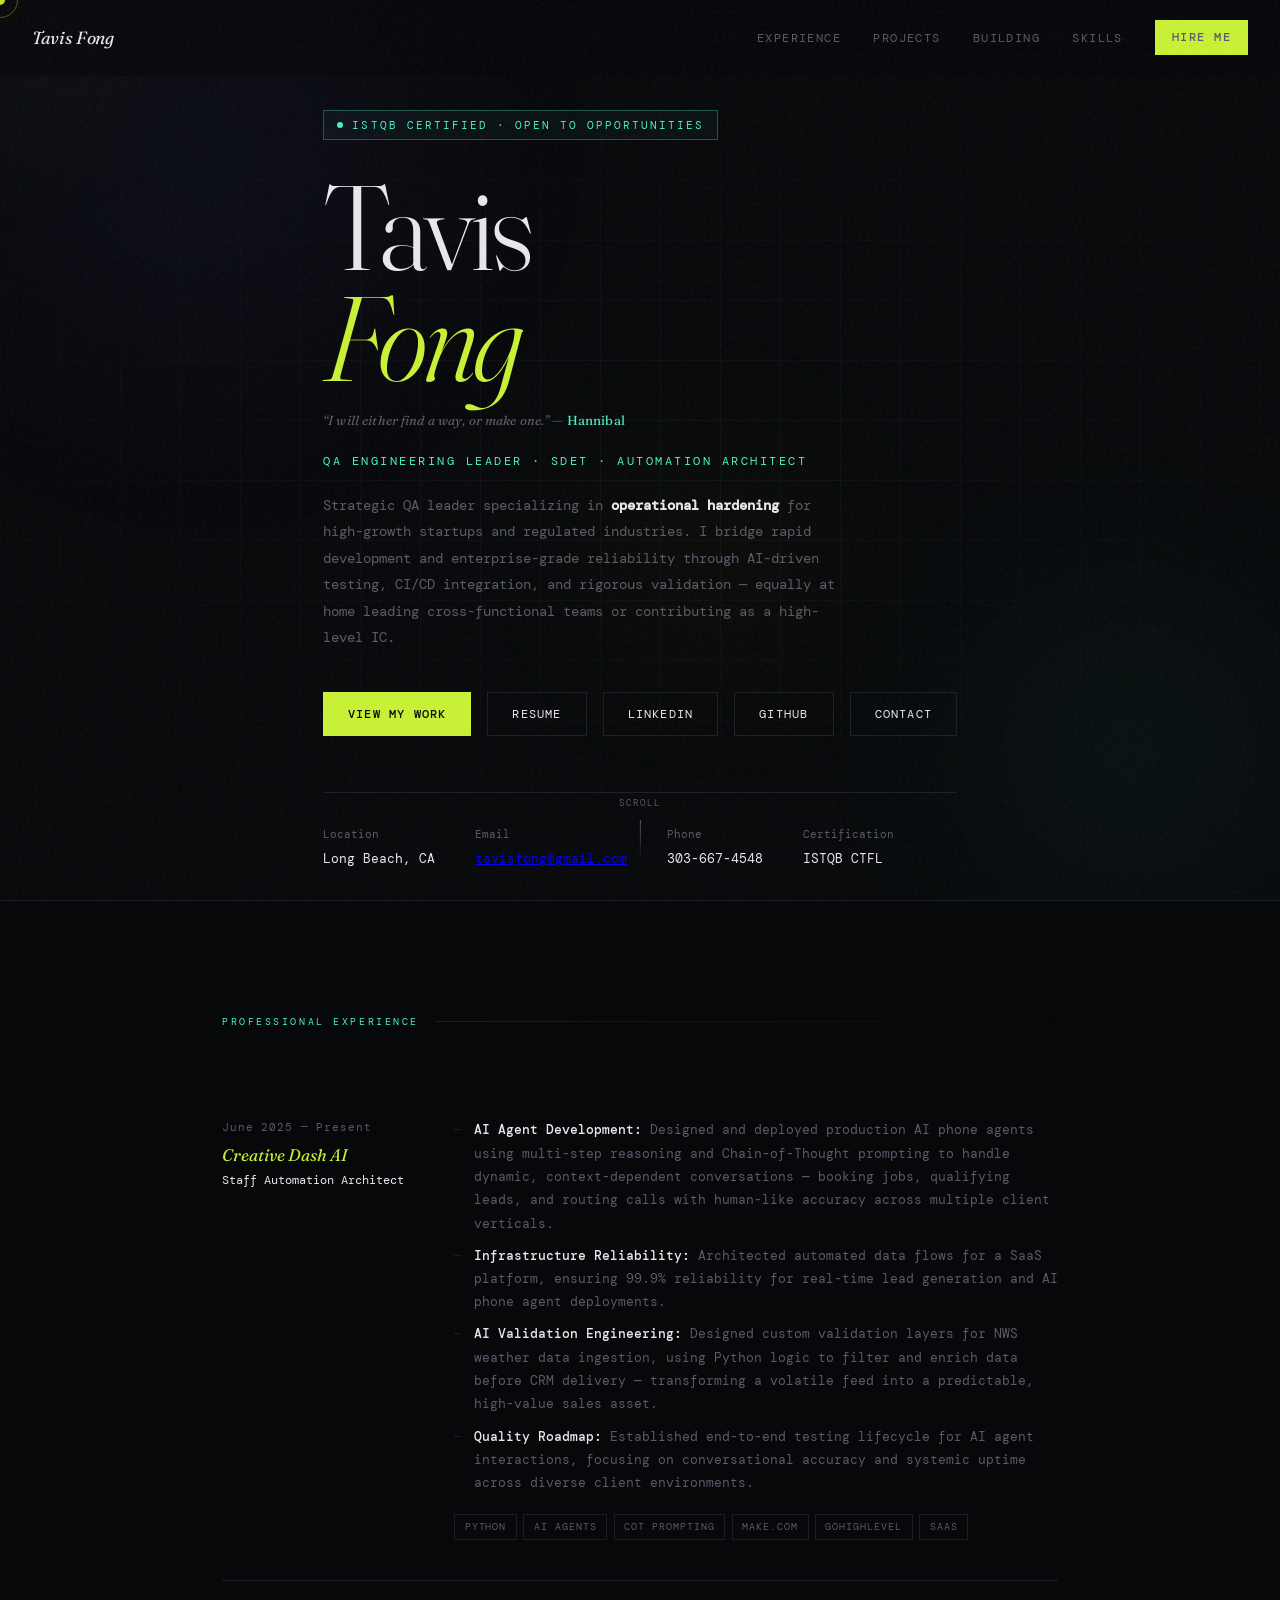
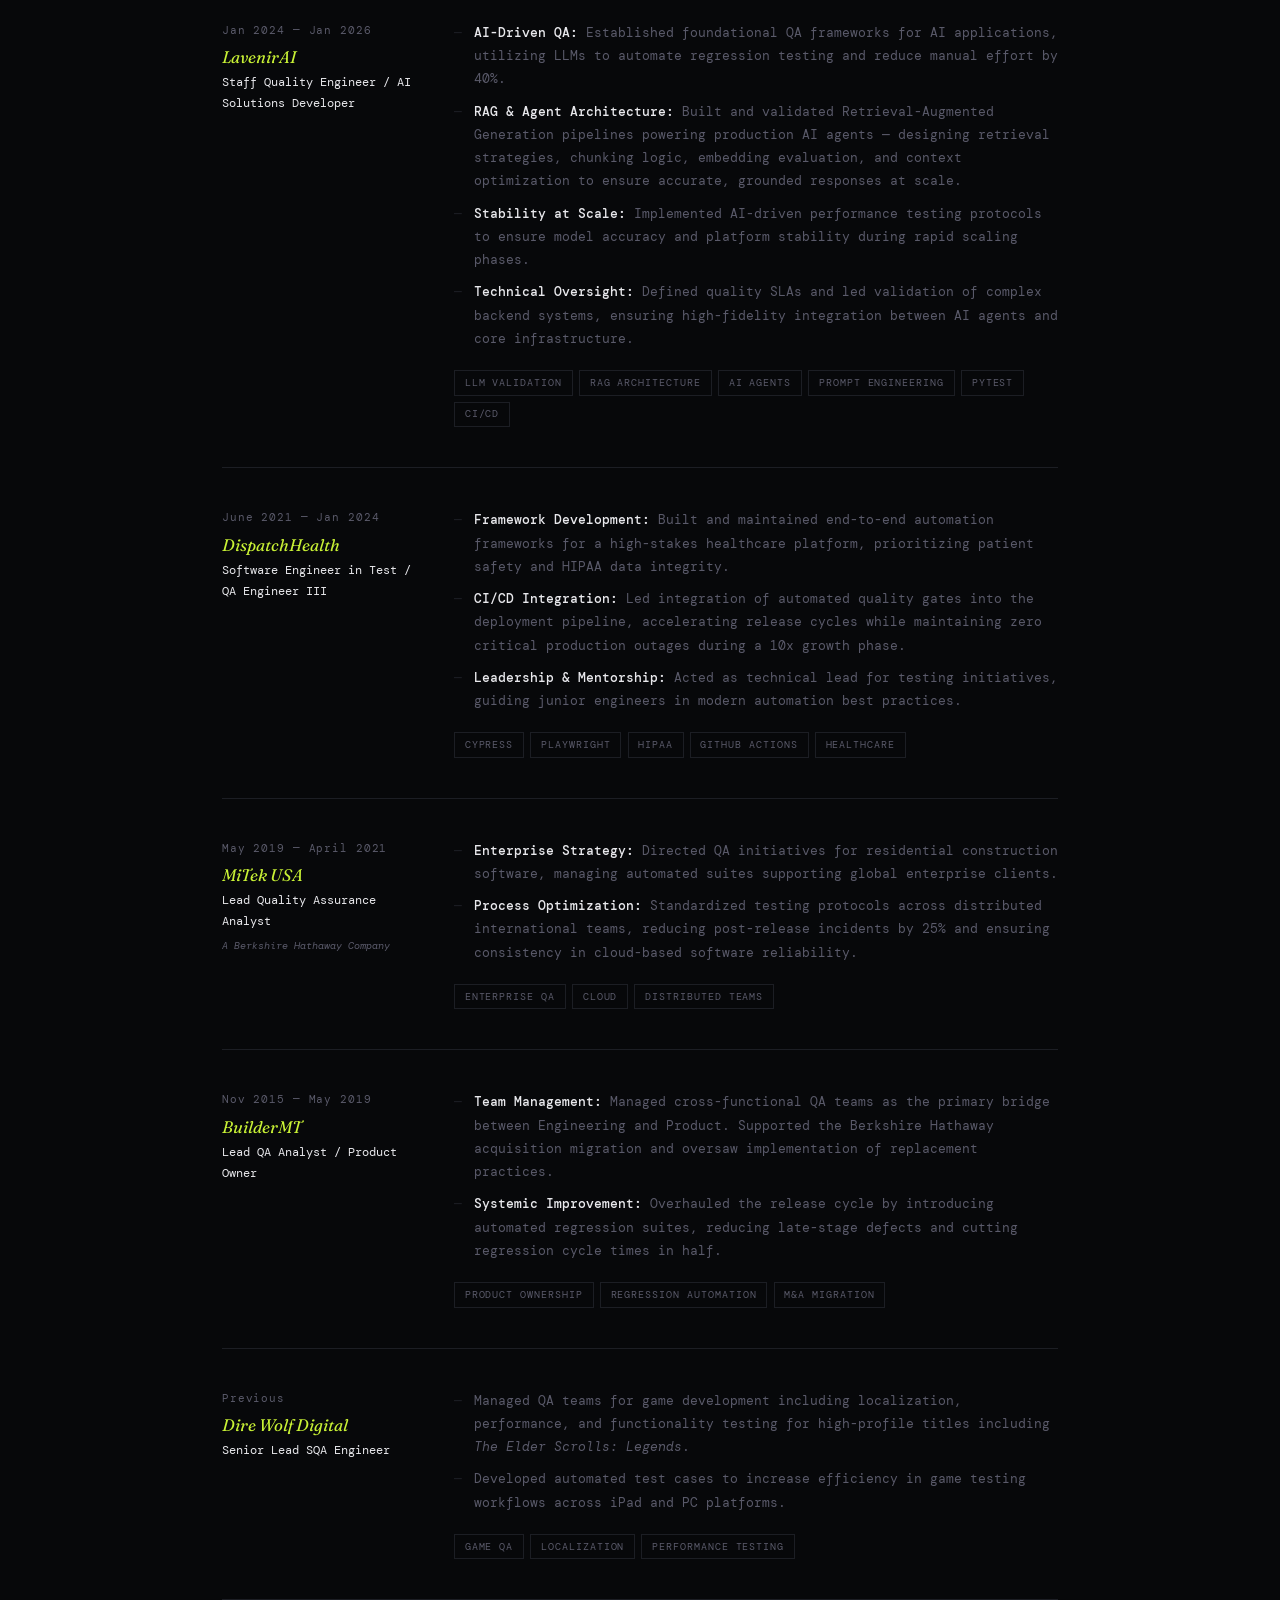
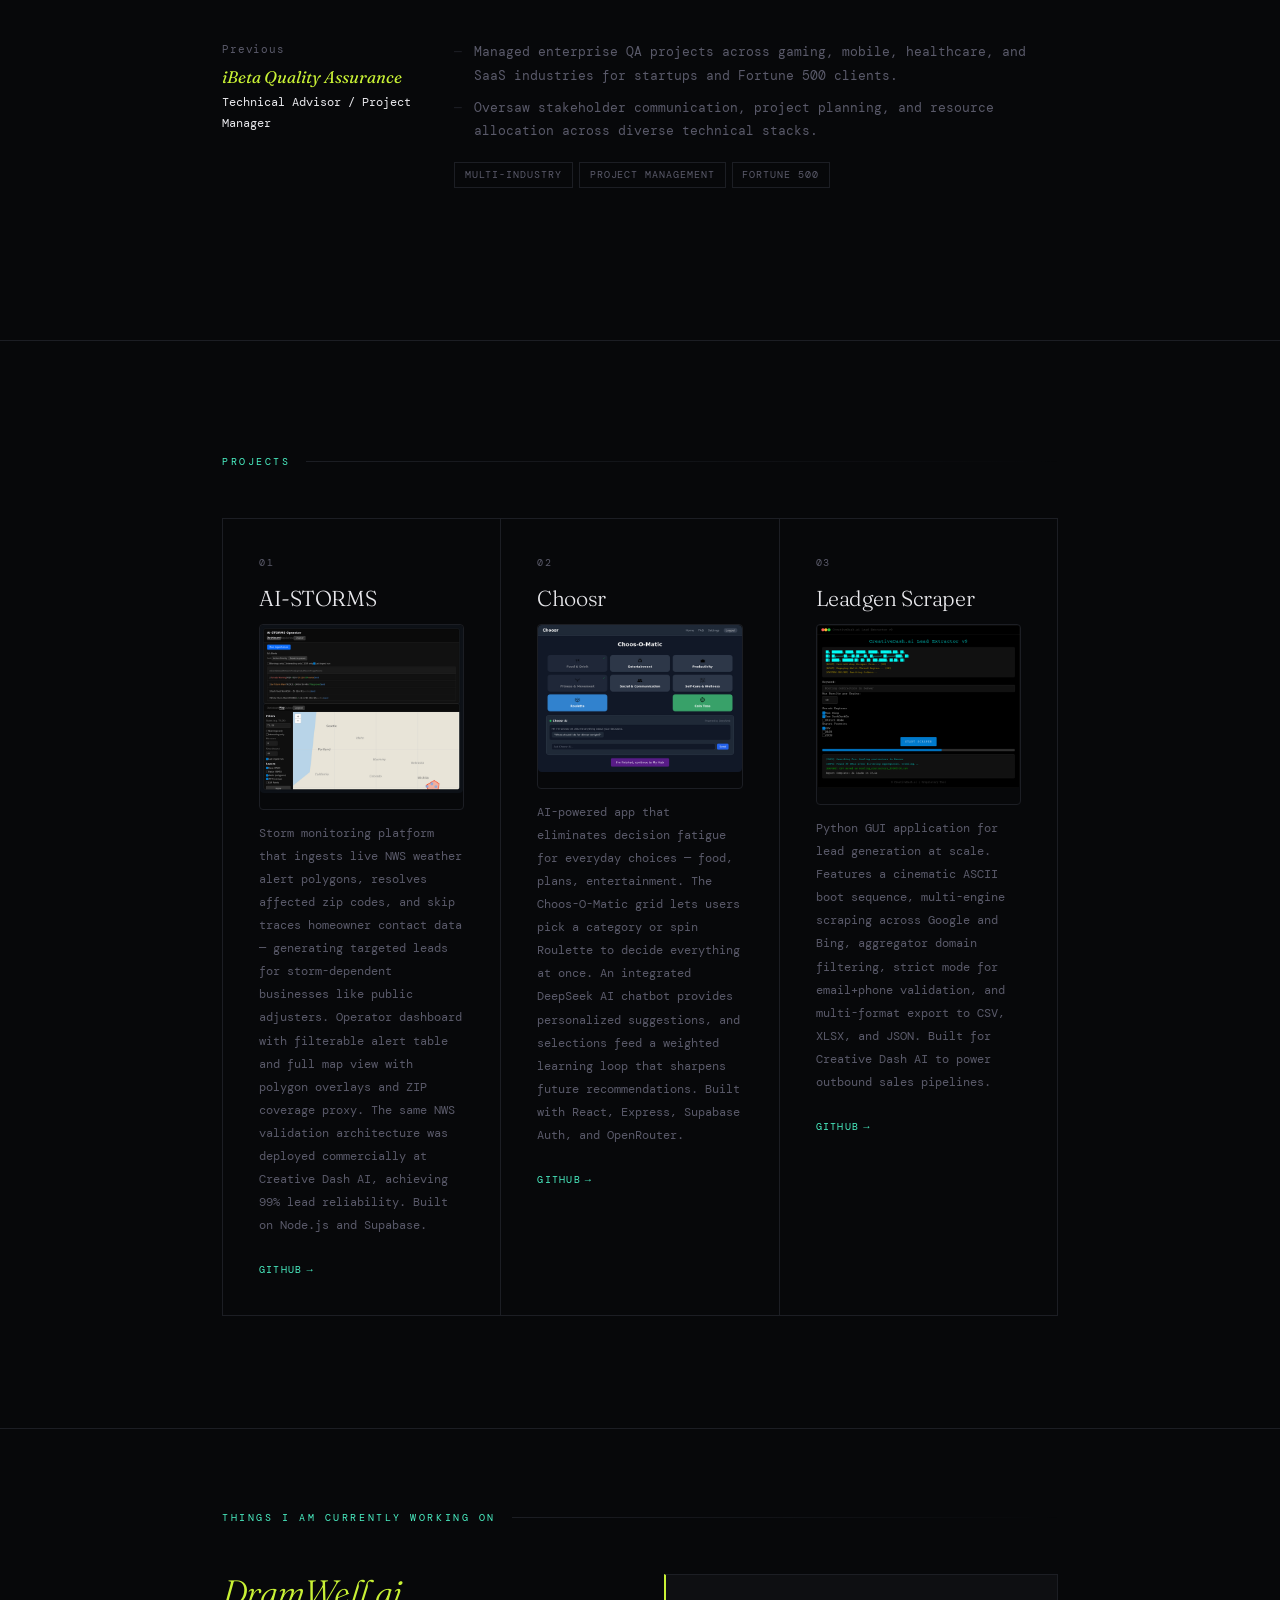
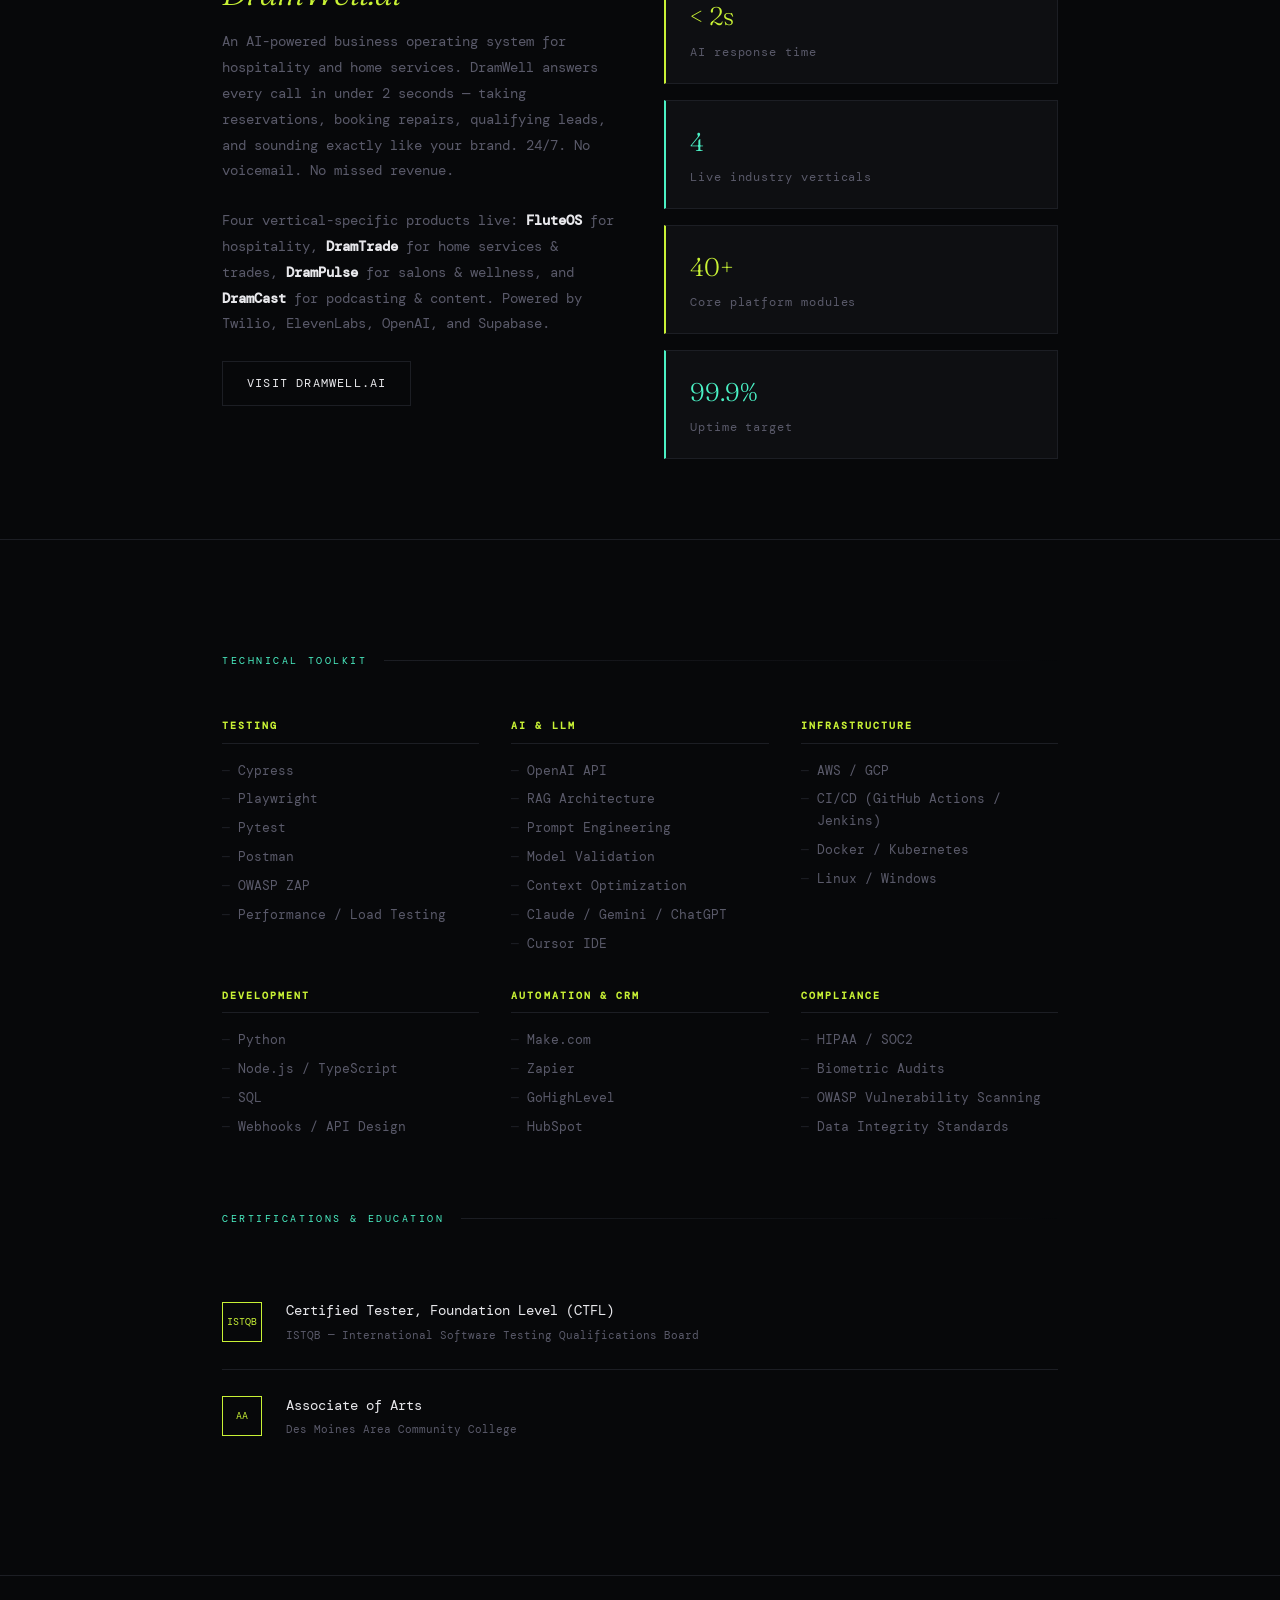
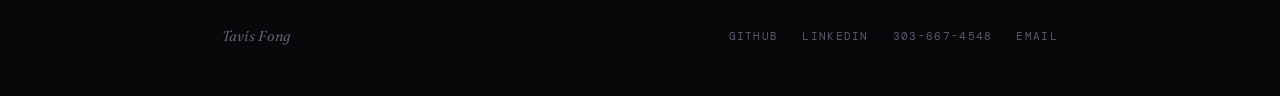
<file: index.html>
<!DOCTYPE html>
<html lang="en">
<head>
  <meta charset="UTF-8" />
  <meta name="viewport" content="width=device-width, initial-scale=1.0"/>
  <title>Tavis Fong - QA Engineering Leader</title>
  <link href="https://fonts.googleapis.com/css2?family=DM+Mono:ital,wght@0,300;0,400;0,500;1,300&family=Fraunces:ital,opsz,wght@0,9..144,300;0,9..144,600;1,9..144,300&display=swap" rel="stylesheet"/>
  <link rel="stylesheet" href="site.css"/>
</head>
<body>

  <!-- Background -->
  <div class="mesh-bg">
    <div class="orb orb-1"></div>
    <div class="orb orb-2"></div>
    <div class="orb orb-3"></div>
  </div>
  <div class="grain"></div>

  <!-- Cursor elements -->
  <div id="cur-dot" class="cur cur-dot"></div>
  <div id="cur-ring" class="cur cur-ring"></div>
  <div id="cur-glow" class="cur cur-glow"></div>

  <!-- Nav -->
  <nav id="nav">
    <a href="index.html" class="nav-logo">Tavis Fong</a>
    <ul class="nav-links">
      <li><a href="#experience">Experience</a></li>
      <li><a href="#projects">Projects</a></li>
      <li><a href="#building">Building</a></li>
      <li><a href="#skills">Skills</a></li>
      <li><a href="mailto:tavisfong@gmail.com?subject=Portfolio%20%E2%80%94%20Hire%20me&body=Hi%20Tavis,%0D%0A%0D%0AI%27d%20like%20to%20talk%20about...%0D%0A%0D%0AName:%0D%0ACompany:%0D%0ATimezone:%0D%0A%0D%0AThanks,%0D%0A" class="btn btn-primary" style="padding:0.4rem 1rem;">Hire me</a></li>
    </ul>
  </nav>

  <!-- Hero -->
  <div class="hero">
    <div class="hero-grid"></div>
    <div class="container hero-content">
      <div class="hero-tag"><span class="live-dot"></span>ISTQB Certified &middot; Open to Opportunities</div>
      <h1>Tavis<br><em>Fong</em></h1>
      <div class="hero-quote">&ldquo;I will either find a way, or make one.&rdquo; &mdash; <em>Hannibal</em></div>
      <div class="hero-role">QA Engineering Leader &middot; SDET &middot; Automation Architect</div>
      <p class="hero-sub">Strategic QA leader specializing in <strong>operational hardening</strong> for high-growth startups and regulated industries. I bridge rapid development and enterprise-grade reliability through AI-driven testing, CI/CD integration, and rigorous validation &mdash; equally at home leading cross-functional teams or contributing as a high-level IC.</p>
      <div class="hero-actions">
        <a href="#experience" class="btn btn-primary">View my work</a>
        <a href="resume.html" class="btn">Resume</a>
        <a href="https://linkedin.com/in/tavisfong" target="_blank" class="btn">LinkedIn</a>
        <a href="https://github.com/Cannamander" target="_blank" class="btn">GitHub</a>
        <a href="mailto:tavisfong@gmail.com?subject=Portfolio%20%E2%80%94%20Contact" class="btn">Contact</a>
      </div>
      <div class="hero-meta">
        <div class="hero-meta-item">Location<span>Long Beach, CA</span></div>
        <div class="hero-meta-item">Email<span><a href="mailto:tavisfong@gmail.com?subject=Portfolio%20%E2%80%94%20Email">tavisfong@gmail.com</a></span></div>
        <div class="hero-meta-item">Phone<span>303-667-4548</span></div>
        <div class="hero-meta-item">Certification<span>ISTQB CTFL</span></div>
      </div>
    </div>
    <div class="scroll-hint">
      <span>Scroll</span>
      <div class="scroll-line"></div>
    </div>
  </div>


  <section id="experience">
    <div class="container">
      <div class="section-label">Professional Experience</div>

      <div class="exp-item">
        <div class="exp-meta">
          <div class="exp-date">June 2025 &mdash; Present</div>
          <div class="exp-company">Creative Dash AI</div>
          <div class="exp-title">Staff Automation Architect</div>
        </div>
        <div>
          <ul class="exp-bullets">
            <li><strong>AI Agent Development:</strong> Designed and deployed production AI phone agents using multi-step reasoning and Chain-of-Thought prompting to handle dynamic, context-dependent conversations &mdash; booking jobs, qualifying leads, and routing calls with human-like accuracy across multiple client verticals.</li>
            <li><strong>Infrastructure Reliability:</strong> Architected automated data flows for a SaaS platform, ensuring 99.9% reliability for real-time lead generation and AI phone agent deployments.</li>
            <li><strong>AI Validation Engineering:</strong> Designed custom validation layers for NWS weather data ingestion, using Python logic to filter and enrich data before CRM delivery &mdash; transforming a volatile feed into a predictable, high-value sales asset.</li>
            <li><strong>Quality Roadmap:</strong> Established end-to-end testing lifecycle for AI agent interactions, focusing on conversational accuracy and systemic uptime across diverse client environments.</li>
          </ul>
          <div class="exp-tags">
            <span class="tag">Python</span><span class="tag">AI Agents</span><span class="tag">CoT Prompting</span><span class="tag">Make.com</span><span class="tag">GoHighLevel</span><span class="tag">SaaS</span>
          </div>
        </div>
      </div>

      <div class="exp-item">
        <div class="exp-meta">
          <div class="exp-date">Jan 2024 &mdash; Jan 2026</div>
          <div class="exp-company">LavenirAI</div>
          <div class="exp-title">Staff Quality Engineer / AI Solutions Developer</div>
        </div>
        <div>
          <ul class="exp-bullets">
            <li><strong>AI-Driven QA:</strong> Established foundational QA frameworks for AI applications, utilizing LLMs to automate regression testing and reduce manual effort by 40%.</li>
            <li><strong>RAG &amp; Agent Architecture:</strong> Built and validated Retrieval-Augmented Generation pipelines powering production AI agents &mdash; designing retrieval strategies, chunking logic, embedding evaluation, and context optimization to ensure accurate, grounded responses at scale.</li>
            <li><strong>Stability at Scale:</strong> Implemented AI-driven performance testing protocols to ensure model accuracy and platform stability during rapid scaling phases.</li>
            <li><strong>Technical Oversight:</strong> Defined quality SLAs and led validation of complex backend systems, ensuring high-fidelity integration between AI agents and core infrastructure.</li>
          </ul>
          <div class="exp-tags">
            <span class="tag">LLM Validation</span><span class="tag">RAG Architecture</span><span class="tag">AI Agents</span><span class="tag">Prompt Engineering</span><span class="tag">Pytest</span><span class="tag">CI/CD</span>
          </div>
        </div>
      </div>

      <div class="exp-item">
        <div class="exp-meta">
          <div class="exp-date">June 2021 &mdash; Jan 2024</div>
          <div class="exp-company">DispatchHealth</div>
          <div class="exp-title">Software Engineer in Test / QA Engineer III</div>
        </div>
        <div>
          <ul class="exp-bullets">
            <li><strong>Framework Development:</strong> Built and maintained end-to-end automation frameworks for a high-stakes healthcare platform, prioritizing patient safety and HIPAA data integrity.</li>
            <li><strong>CI/CD Integration:</strong> Led integration of automated quality gates into the deployment pipeline, accelerating release cycles while maintaining zero critical production outages during a 10x growth phase.</li>
            <li><strong>Leadership &amp; Mentorship:</strong> Acted as technical lead for testing initiatives, guiding junior engineers in modern automation best practices.</li>
          </ul>
          <div class="exp-tags">
            <span class="tag">Cypress</span><span class="tag">Playwright</span><span class="tag">HIPAA</span><span class="tag">GitHub Actions</span><span class="tag">Healthcare</span>
          </div>
        </div>
      </div>

      <div class="exp-item">
        <div class="exp-meta">
          <div class="exp-date">May 2019 &mdash; April 2021</div>
          <div class="exp-company">MiTek USA</div>
          <div class="exp-title">Lead Quality Assurance Analyst</div>
          <div class="exp-note">A Berkshire Hathaway Company</div>
        </div>
        <div>
          <ul class="exp-bullets">
            <li><strong>Enterprise Strategy:</strong> Directed QA initiatives for residential construction software, managing automated suites supporting global enterprise clients.</li>
            <li><strong>Process Optimization:</strong> Standardized testing protocols across distributed international teams, reducing post-release incidents by 25% and ensuring consistency in cloud-based software reliability.</li>
          </ul>
          <div class="exp-tags">
            <span class="tag">Enterprise QA</span><span class="tag">Cloud</span><span class="tag">Distributed Teams</span>
          </div>
        </div>
      </div>

      <div class="exp-item">
        <div class="exp-meta">
          <div class="exp-date">Nov 2015 &mdash; May 2019</div>
          <div class="exp-company">BuilderMT</div>
          <div class="exp-title">Lead QA Analyst / Product Owner</div>
        </div>
        <div>
          <ul class="exp-bullets">
            <li><strong>Team Management:</strong> Managed cross-functional QA teams as the primary bridge between Engineering and Product. Supported the Berkshire Hathaway acquisition migration and oversaw implementation of replacement practices.</li>
            <li><strong>Systemic Improvement:</strong> Overhauled the release cycle by introducing automated regression suites, reducing late-stage defects and cutting regression cycle times in half.</li>
          </ul>
          <div class="exp-tags">
            <span class="tag">Product Ownership</span><span class="tag">Regression Automation</span><span class="tag">M&amp;A Migration</span>
          </div>
        </div>
      </div>

      <div class="exp-item">
        <div class="exp-meta">
          <div class="exp-date">Previous</div>
          <div class="exp-company">Dire Wolf Digital</div>
          <div class="exp-title">Senior Lead SQA Engineer</div>
        </div>
        <div>
          <ul class="exp-bullets">
            <li>Managed QA teams for game development including localization, performance, and functionality testing for high-profile titles including <em>The Elder Scrolls: Legends</em>.</li>
            <li>Developed automated test cases to increase efficiency in game testing workflows across iPad and PC platforms.</li>
          </ul>
          <div class="exp-tags">
            <span class="tag">Game QA</span><span class="tag">Localization</span><span class="tag">Performance Testing</span>
          </div>
        </div>
      </div>

      <div class="exp-item">
        <div class="exp-meta">
          <div class="exp-date">Previous</div>
          <div class="exp-company">iBeta Quality Assurance</div>
          <div class="exp-title">Technical Advisor / Project Manager</div>
        </div>
        <div>
          <ul class="exp-bullets">
            <li>Managed enterprise QA projects across gaming, mobile, healthcare, and SaaS industries for startups and Fortune 500 clients.</li>
            <li>Oversaw stakeholder communication, project planning, and resource allocation across diverse technical stacks.</li>
          </ul>
          <div class="exp-tags">
            <span class="tag">Multi-Industry</span><span class="tag">Project Management</span><span class="tag">Fortune 500</span>
          </div>
        </div>
      </div>

    </div>
  </section>

  <!-- Projects -->
  <section id="projects">
    <div class="container">
      <div class="section-label">Projects</div>
      <div class="projects-grid">

        <div class="project-card">
          <div class="project-num">01</div>
          <div class="project-name">AI-STORMS</div>
          <div class="project-screenshot">
            <img src="[data-uri]" alt="STROMAI dashboard and map view" style="width:100%;border-radius:4px;margin-bottom:1rem;display:block;"/>
          </div>
          <p class="project-desc">Storm monitoring platform that ingests live NWS weather alert polygons, resolves affected zip codes, and skip traces homeowner contact data &mdash; generating targeted leads for storm-dependent businesses like public adjusters. Operator dashboard with filterable alert table and full map view with polygon overlays and ZIP coverage proxy. The same NWS validation architecture was deployed commercially at Creative Dash AI, achieving 99% lead reliability. Built on Node.js and Supabase.</p>
          <div class="project-links">
            <a href="https://github.com/Cannamander/STROMAI" target="_blank" class="project-link">GitHub</a>
          </div>
        </div>

        <div class="project-card">
          <div class="project-num">02</div>
          <div class="project-name">Choosr</div>
          <div class="project-screenshot">
            <img src="[data-uri]" alt="Choosr Choos-O-Matic category selection screen" style="width:100%;border-radius:4px;margin-bottom:1rem;display:block;"/>
          </div>
          <p class="project-desc">AI-powered app that eliminates decision fatigue for everyday choices &mdash; food, plans, entertainment. The Choos-O-Matic grid lets users pick a category or spin Roulette to decide everything at once. An integrated DeepSeek AI chatbot provides personalized suggestions, and selections feed a weighted learning loop that sharpens future recommendations. Built with React, Express, Supabase Auth, and OpenRouter.</p>
          <div class="project-links">
            <a href="https://github.com/Cannamander/Choosr" target="_blank" class="project-link">GitHub</a>
          </div>
        </div>

        <div class="project-card">
          <div class="project-num">03</div>
          <div class="project-name">Leadgen Scraper</div>
          <div class="project-screenshot">
            <img src="[data-uri]" alt="Leadgen Scraper terminal GUI" style="width:100%;border-radius:4px;margin-bottom:1rem;display:block;"/>
          </div>
          <p class="project-desc">Python GUI application for lead generation at scale. Features a cinematic ASCII boot sequence, multi-engine scraping across Google and Bing, aggregator domain filtering, strict mode for email+phone validation, and multi-format export to CSV, XLSX, and JSON. Built for Creative Dash AI to power outbound sales pipelines.</p>
          <div class="project-links">
            <a href="https://github.com/Cannamander/leadgen-scraper" target="_blank" class="project-link">GitHub</a>
          </div>
        </div>



      </div>
    </div>
  </section>

  <!-- Skills -->
  <!-- Things I Am Currently Working On -->
  <section id="building" style="padding: 5rem 0;">
    <div class="container">
      <div class="section-label">Things I Am Currently Working On</div>
      <div style="display:grid;grid-template-columns:1fr 1fr;gap:3rem;align-items:start;" class="reveal">
        <div>
          <h2 style="font-family:var(--serif);font-size:2.2rem;font-weight:300;font-style:italic;color:var(--accent);letter-spacing:-0.02em;line-height:1.1;margin-bottom:1rem;">DramWell.ai</h2>
          <p style="font-size:0.85rem;color:var(--muted);line-height:1.9;margin-bottom:1.5rem;">An AI-powered business operating system for hospitality and home services. DramWell answers every call in under 2 seconds &mdash; taking reservations, booking repairs, qualifying leads, and sounding exactly like your brand. 24/7. No voicemail. No missed revenue.</p>
          <p style="font-size:0.85rem;color:var(--muted);line-height:1.9;margin-bottom:1.5rem;">Four vertical-specific products live: <strong style="color:var(--text);">FluteOS</strong> for hospitality, <strong style="color:var(--text);">DramTrade</strong> for home services &amp; trades, <strong style="color:var(--text);">DramPulse</strong> for salons &amp; wellness, and <strong style="color:var(--text);">DramCast</strong> for podcasting &amp; content. Powered by Twilio, ElevenLabs, OpenAI, and Supabase.</p>
          <a href="https://dramwell.ai" target="_blank" class="btn" style="display:inline-block;">Visit DramWell.ai</a>
        </div>
        <div style="display:flex;flex-direction:column;gap:1rem;">
          <div style="background:var(--surface);border:1px solid var(--border);padding:1.25rem 1.5rem;border-left:2px solid var(--accent);">
            <div style="font-size:1.6rem;font-weight:300;font-family:var(--serif);color:var(--accent);margin-bottom:0.25rem;">&lt; 2s</div>
            <div style="font-size:0.72rem;color:var(--muted);letter-spacing:0.08em;">AI response time</div>
          </div>
          <div style="background:var(--surface);border:1px solid var(--border);padding:1.25rem 1.5rem;border-left:2px solid var(--accent2);">
            <div style="font-size:1.6rem;font-weight:300;font-family:var(--serif);color:var(--accent2);margin-bottom:0.25rem;">4</div>
            <div style="font-size:0.72rem;color:var(--muted);letter-spacing:0.08em;">Live industry verticals</div>
          </div>
          <div style="background:var(--surface);border:1px solid var(--border);padding:1.25rem 1.5rem;border-left:2px solid var(--accent);">
            <div style="font-size:1.6rem;font-weight:300;font-family:var(--serif);color:var(--accent);margin-bottom:0.25rem;">40+</div>
            <div style="font-size:0.72rem;color:var(--muted);letter-spacing:0.08em;">Core platform modules</div>
          </div>
          <div style="background:var(--surface);border:1px solid var(--border);padding:1.25rem 1.5rem;border-left:2px solid var(--accent2);">
            <div style="font-size:1.6rem;font-weight:300;font-family:var(--serif);color:var(--accent2);margin-bottom:0.25rem;">99.9%</div>
            <div style="font-size:0.72rem;color:var(--muted);letter-spacing:0.08em;">Uptime target</div>
          </div>
        </div>
      </div>
    </div>
  </section>

  <section id="skills">
    <div class="container">
      <div class="section-label">Technical Toolkit</div>
      <div class="skills-grid">
        <div class="skill-group">
          <h3>Testing</h3>
          <ul class="skill-list">
            <li>Cypress</li><li>Playwright</li><li>Pytest</li>
            <li>Postman</li><li>OWASP ZAP</li><li>Performance / Load Testing</li>
          </ul>
        </div>
        <div class="skill-group">
          <h3>AI &amp; LLM</h3>
          <ul class="skill-list">
            <li>OpenAI API</li><li>RAG Architecture</li><li>Prompt Engineering</li>
            <li>Model Validation</li><li>Context Optimization</li>
            <li>Claude / Gemini / ChatGPT</li><li>Cursor IDE</li>
          </ul>
        </div>
        <div class="skill-group">
          <h3>Infrastructure</h3>
          <ul class="skill-list">
            <li>AWS / GCP</li><li>CI/CD (GitHub Actions / Jenkins)</li>
            <li>Docker / Kubernetes</li><li>Linux / Windows</li>
          </ul>
        </div>
        <div class="skill-group">
          <h3>Development</h3>
          <ul class="skill-list">
            <li>Python</li><li>Node.js / TypeScript</li>
            <li>SQL</li><li>Webhooks / API Design</li>
          </ul>
        </div>
        <div class="skill-group">
          <h3>Automation &amp; CRM</h3>
          <ul class="skill-list">
            <li>Make.com</li><li>Zapier</li><li>GoHighLevel</li><li>HubSpot</li>
          </ul>
        </div>
        <div class="skill-group">
          <h3>Compliance</h3>
          <ul class="skill-list">
            <li>HIPAA / SOC2</li><li>Biometric Audits</li>
            <li>OWASP Vulnerability Scanning</li><li>Data Integrity Standards</li>
          </ul>
        </div>
      </div>

      <div style="margin-top:4.5rem;">
        <div class="section-label">Certifications &amp; Education</div>
        <div class="cert-row">
          <div class="cert-badge">ISTQB</div>
          <div>
            <div class="cert-name">Certified Tester, Foundation Level (CTFL)</div>
            <div class="cert-org">ISTQB &mdash; International Software Testing Qualifications Board</div>
          </div>
        </div>
        <div class="cert-row">
          <div class="cert-badge">AA</div>
          <div>
            <div class="cert-name">Associate of Arts</div>
            <div class="cert-org">Des Moines Area Community College</div>
          </div>
        </div>
      </div>
    </div>
  </section>

  <!-- Footer -->
  <footer>
    <div class="container">
      <div class="footer-inner">
        <span class="footer-name">Tavis Fong</span>
        <div class="footer-links">
          <a href="https://github.com/Cannamander" target="_blank">GitHub</a>
          <a href="https://linkedin.com/in/tavisfong" target="_blank">LinkedIn</a>
          <a href="tel:3036674548">303-667-4548</a>
          <a href="mailto:tavisfong@gmail.com?subject=Portfolio%20%E2%80%94%20Email">Email</a>
        </div>
      </div>
    </div>
  </footer>

  <script src="site.js"></script>

</body>
</html>
</file>
<file: site.css>
*, *::before, *::after { box-sizing: border-box; margin: 0; padding: 0; }

:root {
  --bg: #07080a;
  --surface: #0e0f12;
  --border: #1c1e24;
  --accent: #c8f135;
  --accent2: #4af0c4;
  --accent3: #7b6cff;
  --text: #e8e8ec;
  --muted: #5a5a6a;
  --mono: 'DM Mono', monospace;
  --serif: 'Fraunces', Georgia, serif;
}

html { scroll-behavior: smooth; }

body {
  background: var(--bg);
  color: var(--text);
  font-family: var(--mono);
  font-size: 14px;
  line-height: 1.7;
  overflow-x: hidden;
}

/* =====================
   MESH BACKGROUND
===================== */
.mesh-bg {
  position: fixed;
  inset: 0;
  z-index: 0;
  pointer-events: none;
  overflow: hidden;
}
.orb {
  position: absolute;
  border-radius: 50%;
  filter: blur(100px);
}
.orb-1 {
  width: 700px; height: 700px;
  background: radial-gradient(circle, var(--accent3), transparent 70%);
  top: -200px; left: -150px;
  opacity: 0.07;
  animation: float1 20s ease-in-out infinite alternate;
}
.orb-2 {
  width: 500px; height: 500px;
  background: radial-gradient(circle, var(--accent2), transparent 70%);
  bottom: -100px; right: -100px;
  opacity: 0.07;
  animation: float2 25s ease-in-out infinite alternate;
}
.orb-3 {
  width: 400px; height: 400px;
  background: radial-gradient(circle, var(--accent), transparent 70%);
  top: 40%; left: 40%;
  opacity: 0.04;
  animation: float3 30s ease-in-out infinite alternate;
}
@keyframes float1 {
  from { transform: translate(0,0) scale(1); }
  to { transform: translate(180px,280px) scale(1.25); }
}
@keyframes float2 {
  from { transform: translate(0,0) scale(1.1); }
  to { transform: translate(-220px,-180px) scale(0.85); }
}
@keyframes float3 {
  from { transform: translate(0,0) scale(1); }
  to { transform: translate(120px,-160px) scale(1.15); }
}

/* Grain */
.grain {
  position: fixed;
  inset: 0;
  z-index: 9998;
  pointer-events: none;
  background-image: url("data:image/svg+xml,%3Csvg viewBox='0 0 256 256' xmlns='http://www.w3.org/2000/svg'%3E%3Cfilter id='n'%3E%3CfeTurbulence type='fractalNoise' baseFrequency='0.9' numOctaves='4' stitchTiles='stitch'/%3E%3C/filter%3E%3Crect width='100%25' height='100%25' filter='url(%23n)' opacity='0.035'/%3E%3C/svg%3E");
}

/* =====================
   CURSOR - isolated
===================== */
.cur {
  position: fixed;
  border-radius: 50%;
  pointer-events: none;
  z-index: 99999;
  transform: translate(-50%,-50%);
  display: none;
}
.cur-dot {
  width: 10px; height: 10px;
  background: var(--accent);
  mix-blend-mode: difference;
  transition: width 0.2s, height 0.2s;
}
.cur-ring {
  width: 36px; height: 36px;
  border: 1px solid rgba(200,241,53,0.35);
  z-index: 99997;
}
.cur-glow {
  width: 500px; height: 500px;
  background: radial-gradient(circle, rgba(200,241,53,0.03) 0%, transparent 70%);
  z-index: 1;
}

/* =====================
   LAYOUT
===================== */
.container {
  max-width: 900px;
  margin: 0 auto;
  padding: 0 2rem;
  position: relative;
  z-index: 2;
}

/* =====================
   NAV
===================== */
nav {
  position: fixed;
  top: 0; left: 0; right: 0;
  z-index: 1000;
  padding: 1.25rem 2rem;
  display: flex;
  justify-content: space-between;
  align-items: center;
  background: rgba(7,8,10,0.6);
  backdrop-filter: blur(20px);
  border-bottom: 1px solid transparent;
  transition: background 0.4s, border-color 0.4s;
}
nav.scrolled { background: rgba(7,8,10,0.95); border-bottom-color: var(--border); }
.nav-logo {
  font-family: var(--serif);
  font-size: 1.1rem;
  font-style: italic;
  color: var(--accent);
  letter-spacing: -0.02em;
}
.nav-links { display: flex; gap: 2rem; list-style: none; align-items: center; }
.nav-links a {
  color: var(--muted);
  text-decoration: none;
  font-size: 0.75rem;
  letter-spacing: 0.12em;
  text-transform: uppercase;
  transition: color 0.2s;
  position: relative;
}
.nav-links a::after {
  content: '';
  position: absolute;
  bottom: -3px; left: 0;
  width: 100%; height: 1px;
  background: var(--accent);
  transform: scaleX(0);
  transform-origin: left;
  transition: transform 0.3s;
}
.nav-links a:hover { color: var(--text); }
.nav-links a:hover::after { transform: scaleX(1); }
.nav-links a.active { color: var(--text); }
.nav-links a.active::after { transform: scaleX(1); }

.btn {
  display: inline-block;
  padding: 0.7rem 1.5rem;
  font-family: var(--mono);
  font-size: 0.75rem;
  letter-spacing: 0.1em;
  text-transform: uppercase;
  text-decoration: none;
  border: 1px solid var(--border);
  color: var(--text);
  transition: border-color 0.25s, color 0.25s, background 0.25s;
  background: transparent;
}
.btn:hover { border-color: var(--accent); color: var(--accent); background: rgba(200,241,53,0.04); }
.btn-primary { background: var(--accent); color: var(--bg); border-color: var(--accent); font-weight: 500; }
.btn-primary:hover { background: transparent; color: var(--accent); }

/* =====================
   HERO
===================== */
.hero {
  min-height: 100vh;
  display: flex;
  align-items: center;
  padding-top: 5rem;
  position: relative;
  overflow: hidden;
}
.hero-grid {
  position: absolute;
  inset: 0;
  background-image:
    linear-gradient(var(--border) 1px, transparent 1px),
    linear-gradient(90deg, var(--border) 1px, transparent 1px);
  background-size: 60px 60px;
  opacity: 0.4;
  mask-image: radial-gradient(ellipse 80% 60% at 50% 50%, black 20%, transparent 80%);
}
.hero-content { position: relative; z-index: 2; }

.hero-tag {
  display: inline-flex;
  align-items: center;
  gap: 0.6rem;
  font-size: 0.7rem;
  letter-spacing: 0.18em;
  text-transform: uppercase;
  color: var(--accent2);
  border: 1px solid rgba(74,240,196,0.3);
  padding: 0.3rem 0.8rem;
  margin-bottom: 2rem;
  background: rgba(74,240,196,0.04);
}
.live-dot {
  width: 6px; height: 6px;
  border-radius: 50%;
  background: var(--accent2);
  flex-shrink: 0;
  animation: livePulse 2s infinite;
}
@keyframes livePulse {
  0%, 100% { opacity: 1; box-shadow: 0 0 0 0 rgba(74,240,196,0.4); }
  50% { opacity: 0.5; box-shadow: 0 0 0 5px rgba(74,240,196,0); }
}

.hero h1 {
  font-family: var(--serif);
  font-size: clamp(3.5rem, 10vw, 7.5rem);
  font-weight: 300;
  line-height: 0.92;
  letter-spacing: -0.03em;
  margin-bottom: 1rem;
}
.hero h1 em { font-style: italic; color: var(--accent); }

.hero-quote {
  font-family: var(--serif);
  font-style: italic;
  font-size: 0.82rem;
  color: var(--muted);
  margin-bottom: 1.25rem;
  letter-spacing: 0.01em;
}
.hero-quote em { color: var(--accent2); font-style: normal; }

.hero-role {
  font-size: 0.78rem;
  letter-spacing: 0.2em;
  text-transform: uppercase;
  color: var(--accent2);
  margin-bottom: 1.25rem;
}
.hero-sub {
  font-size: 0.85rem;
  color: var(--muted);
  max-width: 520px;
  margin-bottom: 2.5rem;
  line-height: 1.95;
}
.hero-sub strong { color: var(--text); }
.hero-actions { display: flex; gap: 1rem; flex-wrap: wrap; }
.hero-meta {
  display: flex;
  gap: 2.5rem;
  flex-wrap: wrap;
  margin-top: 3.5rem;
  padding-top: 2rem;
  border-top: 1px solid var(--border);
}
.hero-meta-item { font-size: 0.7rem; color: var(--muted); }
.hero-meta-item span { display: block; color: var(--text); font-size: 0.8rem; margin-top: 0.25rem; }

.scroll-hint {
  position: absolute;
  bottom: 2.5rem; left: 50%;
  transform: translateX(-50%);
  display: flex;
  flex-direction: column;
  align-items: center;
  gap: 0.5rem;
  z-index: 2;
}
.scroll-hint span { font-size: 0.58rem; letter-spacing: 0.22em; text-transform: uppercase; color: var(--muted); }
.scroll-line {
  width: 1px; height: 40px;
  background: linear-gradient(to bottom, var(--muted), transparent);
  animation: scrollAnim 2s ease-in-out infinite;
}
@keyframes scrollAnim {
  0% { transform: scaleY(0); transform-origin: top; }
  49% { transform: scaleY(1); transform-origin: top; }
  50% { transform: scaleY(1); transform-origin: bottom; }
  100% { transform: scaleY(0); transform-origin: bottom; }
}

/* =====================
   SECTIONS
===================== */
section { padding: 7rem 0; border-top: 1px solid var(--border); position: relative; z-index: 2; }

.section-label {
  font-size: 0.64rem;
  letter-spacing: 0.25em;
  text-transform: uppercase;
  color: var(--accent2);
  margin-bottom: 3rem;
  display: flex;
  align-items: center;
  gap: 1rem;
}
.section-label::after { content: ''; flex: 1; height: 1px; background: linear-gradient(to right, var(--border), transparent); }

/* Scroll reveal - additive only, content visible without it */
.will-reveal {
  transition: opacity 0.75s cubic-bezier(0.16,1,0.3,1), transform 0.75s cubic-bezier(0.16,1,0.3,1);
}
.will-reveal.from-bottom { transform: translateY(28px); opacity: 0; }
.will-reveal.from-left { transform: translateX(-22px); opacity: 0; }
.will-reveal.from-right { transform: translateX(22px); opacity: 0; }
.will-reveal.revealed { transform: none !important; opacity: 1 !important; }

.d1 { transition-delay: 0.04s; }
.d2 { transition-delay: 0.1s; }
.d3 { transition-delay: 0.17s; }
.d4 { transition-delay: 0.24s; }

/* =====================
   EXPERIENCE
===================== */
.exp-item {
  display: grid;
  grid-template-columns: 200px 1fr;
  gap: 2rem;
  padding: 2.5rem 0;
  border-bottom: 1px solid var(--border);
  position: relative;
}
.exp-item:last-child { border-bottom: none; }
.exp-item::before {
  content: '';
  position: absolute;
  left: -2rem; top: 0; bottom: 0;
  width: 2px;
  background: linear-gradient(to bottom, transparent, var(--accent) 50%, transparent);
  opacity: 0;
  transition: opacity 0.35s;
}
.exp-item:hover::before { opacity: 1; }

.exp-date { font-size: 0.68rem; color: var(--muted); letter-spacing: 0.08em; margin-bottom: 0.5rem; }
.exp-company { font-family: var(--serif); font-size: 1.05rem; font-style: italic; color: var(--accent); line-height: 1.2; }
.exp-title { font-size: 0.78rem; color: var(--text); margin-top: 0.3rem; }
.exp-note { font-size: 0.65rem; color: var(--muted); margin-top: 0.3rem; font-style: italic; }

.exp-bullets { list-style: none; display: flex; flex-direction: column; gap: 0.55rem; }
.exp-bullets li {
  font-size: 0.81rem; color: var(--muted);
  line-height: 1.8; padding-left: 1.25rem;
  position: relative; transition: color 0.2s;
}
.exp-bullets li:hover { color: var(--text); }
.exp-bullets li::before { content: '\2014'; position: absolute; left: 0; color: var(--border); }
.exp-bullets li strong { color: var(--text); font-weight: 500; }

.exp-tags { display: flex; flex-wrap: wrap; gap: 0.4rem; margin-top: 1.25rem; }
.tag {
  font-size: 0.6rem; letter-spacing: 0.1em; text-transform: uppercase;
  padding: 0.22rem 0.6rem; border: 1px solid var(--border); color: var(--muted);
  transition: border-color 0.2s, color 0.2s;
}
.tag:hover { border-color: var(--accent2); color: var(--accent2); }

/* =====================
   PROJECTS
===================== */
.projects-grid {
  display: grid;
  grid-template-columns: repeat(auto-fill, minmax(270px, 1fr));
  gap: 1px;
  background: var(--border);
  border: 1px solid var(--border);
}
.project-card {
  background: var(--bg);
  padding: 2.25rem;
  position: relative;
  overflow: hidden;
  transition: background 0.3s;
}
.project-card::before {
  content: '';
  position: absolute;
  top: 0; left: 0; right: 0; height: 2px;
  background: linear-gradient(90deg, var(--accent), var(--accent2));
  transform: scaleX(0);
  transform-origin: left;
  transition: transform 0.45s cubic-bezier(0.16,1,0.3,1);
}
.project-card:hover { background: var(--surface); }
.project-card:hover::before { transform: scaleX(1); }

.project-screenshot { margin: 0.75rem 0; border-radius: 4px; overflow: hidden; border: 1px solid var(--border); }
.project-screenshot img { display: block; width: 100%; transition: transform 0.4s cubic-bezier(0.16,1,0.3,1); }
.project-card:hover .project-screenshot img { transform: scale(1.02); }
.project-num { font-size: 0.6rem; color: var(--muted); letter-spacing: 0.18em; margin-bottom: 1rem; }
.project-name {
  font-family: var(--serif); font-size: 1.35rem; font-weight: 300;
  line-height: 1.15; margin-bottom: 0.75rem; letter-spacing: -0.02em;
  transition: color 0.25s;
}
.project-card:hover .project-name { color: var(--accent); }
.project-desc { font-size: 0.78rem; color: var(--muted); line-height: 1.85; margin-bottom: 1.5rem; }
.project-links { display: flex; gap: 1rem; }
.project-link {
  font-size: 0.65rem; letter-spacing: 0.12em; text-transform: uppercase;
  color: var(--accent2); text-decoration: none; transition: color 0.2s;
  display: inline-flex; align-items: center; gap: 0.25rem;
}
.project-link::after { content: '\2192'; display: inline-block; transition: transform 0.2s; }
.project-link:hover { color: var(--accent); }
.project-link:hover::after { transform: translateX(3px); }

/* =====================
   SKILLS
===================== */
.skills-grid { display: grid; grid-template-columns: repeat(auto-fill, minmax(190px, 1fr)); gap: 2rem; }
.skill-group h3 {
  font-size: 0.64rem; letter-spacing: 0.2em; text-transform: uppercase;
  color: var(--accent); margin-bottom: 1rem; padding-bottom: 0.5rem;
  border-bottom: 1px solid var(--border);
}
.skill-list { list-style: none; display: flex; flex-direction: column; gap: 0.45rem; }
.skill-list li {
  font-size: 0.8rem; color: var(--muted); padding-left: 1rem;
  position: relative; transition: color 0.2s, transform 0.25s cubic-bezier(0.16,1,0.3,1);
  cursor: default;
}
.skill-list li::before { content: '\2014'; position: absolute; left: 0; color: var(--border); transition: color 0.2s; }
.skill-list li:hover { color: var(--text); transform: translateX(5px); }
.skill-list li:hover::before { color: var(--accent); }

/* =====================
   CERTS
===================== */
.cert-row {
  display: flex; align-items: center; gap: 1.5rem;
  padding: 1.5rem 0; border-bottom: 1px solid var(--border);
  transition: padding-left 0.3s cubic-bezier(0.16,1,0.3,1);
}
.cert-row:last-child { border-bottom: none; }
.cert-row:hover { padding-left: 0.75rem; }
.cert-badge {
  width: 40px; height: 40px; border: 1px solid var(--accent);
  display: flex; align-items: center; justify-content: center;
  font-size: 0.6rem; color: var(--accent); flex-shrink: 0;
  transition: background 0.2s;
}
.cert-row:hover .cert-badge { background: rgba(200,241,53,0.08); }
.cert-name { font-size: 0.85rem; color: var(--text); }
.cert-org { font-size: 0.7rem; color: var(--muted); margin-top: 0.2rem; }

/* =====================
   FOOTER
===================== */
footer { border-top: 1px solid var(--border); padding: 3rem 0; position: relative; z-index: 2; }
.footer-inner { display: flex; justify-content: space-between; align-items: center; flex-wrap: wrap; gap: 1rem; }
.footer-name { font-family: var(--serif); font-style: italic; color: var(--muted); font-size: 0.9rem; }
a.footer-name { text-decoration: none; color: var(--muted); }
.footer-links { display: flex; gap: 1.5rem; }
.footer-links a {
  font-size: 0.68rem; letter-spacing: 0.12em; text-transform: uppercase;
  color: var(--muted); text-decoration: none; transition: color 0.2s;
}
.footer-links a:hover { color: var(--accent); }

/* =====================
   RESUME PAGE
===================== */
a.nav-logo { text-decoration: none; color: inherit; }

/* Tall PDF viewer: avoid clipping (was overflow:hidden on .resume-page) + use dvh */
body.page-resume {
  min-height: 100vh;
  min-height: 100dvh;
}

.resume-page {
  padding-top: 4.5rem;
  position: relative;
  overflow-x: hidden;
  display: flex;
  flex-direction: column;
}
.resume-page .hero-grid {
  mask-image: radial-gradient(ellipse 95% 85% at 50% 30%, black 18%, transparent 78%);
}
.resume-page .container {
  max-width: min(1100px, 96vw);
}
.resume-main {
  display: flex;
  flex-direction: column;
  position: relative;
  z-index: 2;
  padding: 1rem 0 1.75rem;
}
.resume-toolbar {
  display: flex;
  align-items: flex-end;
  justify-content: space-between;
  flex-wrap: wrap;
  gap: 1rem;
  margin-bottom: 0.65rem;
  flex-shrink: 0;
}
.resume-title {
  font-family: var(--serif);
  font-size: clamp(1.35rem, 3.5vw, 1.85rem);
  font-weight: 300;
  letter-spacing: -0.02em;
  line-height: 1.2;
}
.resume-title em { font-style: italic; color: var(--accent); }
.resume-toolbar-actions {
  display: flex;
  gap: 0.75rem;
  flex-wrap: wrap;
  align-items: center;
}
.resume-frame-wrap {
  border: 1px solid var(--border);
  background: var(--surface);
  border-radius: 4px;
  overflow: hidden;
  box-shadow: 0 24px 80px rgba(0, 0, 0, 0.35);
}
.resume-frame-wrap iframe {
  display: block;
  width: 100%;
  /* One explicit height: dynamic viewport minus nav + headline row (dvh fixes mobile browser chrome) */
  height: calc(100dvh - 12.75rem);
  min-height: 520px;
  border: none;
}

@media (max-width: 640px) {
  .exp-item { grid-template-columns: 1fr; gap: 0.75rem; }
  nav { padding: 0.875rem 1.25rem; }
  .nav-links li:not(:last-child) { display: none; }
  .container { padding: 0 1.25rem; }
  .hero { padding-top: 7rem; min-height: auto; }
  body { cursor: auto; }
  #cur-dot, #cur-ring, #cur-glow { display: none !important; }
  .resume-toolbar { flex-direction: column; align-items: flex-start; }
  .resume-main { padding: 0.75rem 0 1.25rem; }
  .resume-frame-wrap iframe {
    height: calc(100dvh - 11.25rem);
    min-height: 50dvh;
  }
}
</file>
